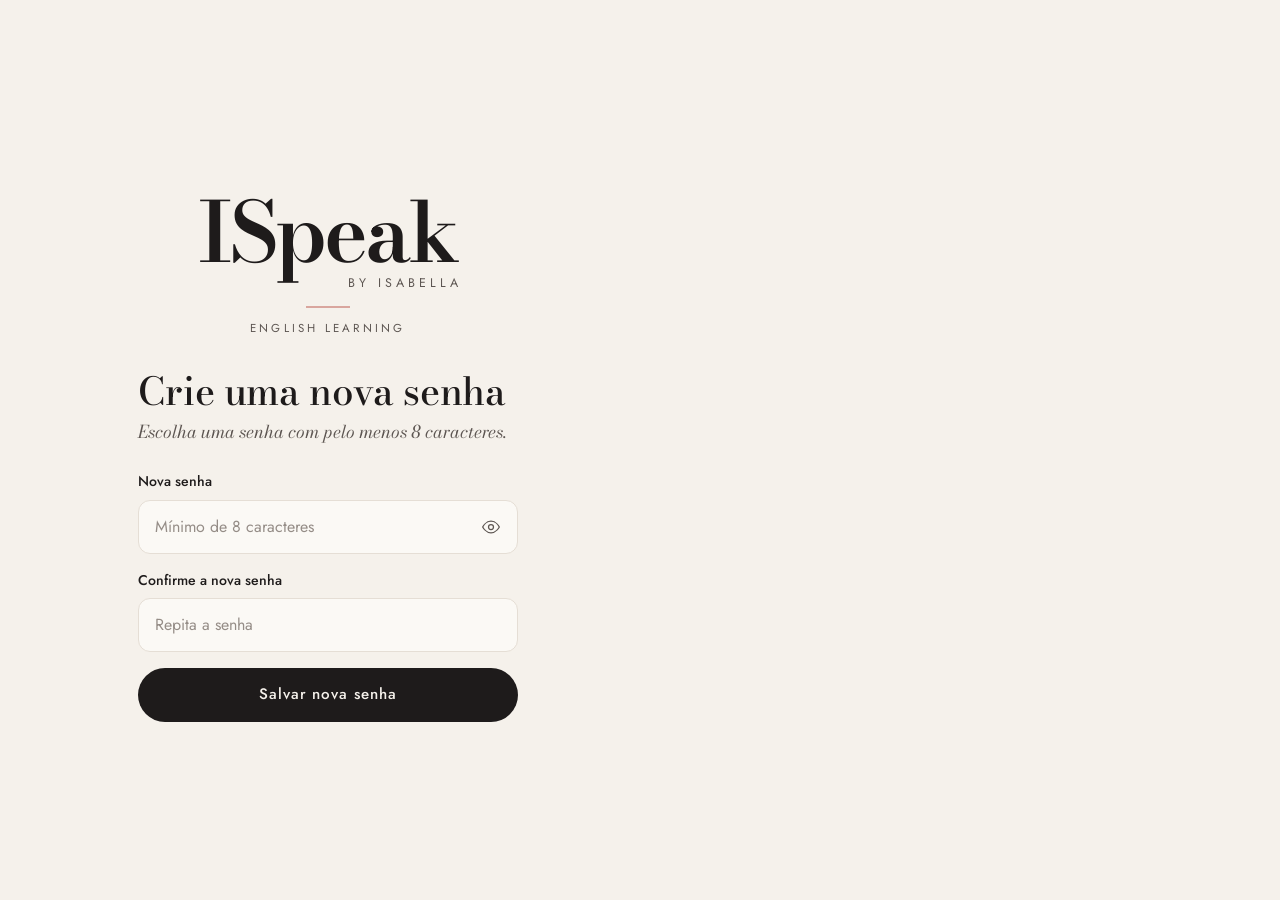
<file: redefinir-senha.html>
<!doctype html>
<html lang="pt-BR">
<head>
  <meta charset="utf-8">
  <meta name="viewport" content="width=device-width, initial-scale=1, viewport-fit=cover">
  <title>Nova senha · ISpeak</title>
  <meta name="description" content="ISpeak by Isabella — English learning. More confidence. More opportunities.">
  <meta name="theme-color" content="#f5f1eb">
  <link rel="manifest" href="manifest.webmanifest">
  <link rel="icon" href="assets/icons/icon-192.png">
  <link rel="apple-touch-icon" href="assets/icons/apple-touch-icon.png">
  <meta name="apple-mobile-web-app-capable" content="yes">
  <meta name="apple-mobile-web-app-title" content="ISpeak">
  <link rel="preload" href="assets/fonts/bodoni-moda-latin-500-normal.woff2" as="font" type="font/woff2" crossorigin>
  <link rel="stylesheet" href="assets/css/brand.css">
  <link rel="stylesheet" href="assets/css/app.css">
</head>
<body>
<div class="auth">
  <main class="auth-main" style="justify-content:center">
    <div class="auth-brand" style="display:flex">
      <span class="logo lg"><span class="logo-word">ISpeak</span><span class="logo-by">by Isabella</span></span>
      <hr class="rule">
      <span class="eyebrow">English learning</span>
    </div>
    <section class="view">
      <h1 class="auth-title">Crie uma nova senha</h1>
      <p class="auth-sub">Escolha uma senha com pelo menos 8 caracteres.</p>
      <form class="form" id="f-reset" novalidate>
        <div class="field">
          <label for="n-pass">Nova senha</label>
          <div class="input-wrap">
            <input class="input" id="n-pass" type="password" autocomplete="new-password" placeholder="Mínimo de 8 caracteres" minlength="8" required>
            <button class="peek" type="button" aria-label="Mostrar senha" data-peek="n-pass"><svg aria-hidden="true"><use href="assets/icons/sprite.svg#eye"/></svg></button>
          </div>
        </div>
        <div class="field">
          <label for="n-pass2">Confirme a nova senha</label>
          <input class="input" id="n-pass2" type="password" autocomplete="new-password" placeholder="Repita a senha" required>
        </div>
        <div class="alert" id="a-reset" role="alert"></div>
        <button class="btn btn-primary" type="submit">Salvar nova senha</button>
      </form>
    </section>
  </main>
</div>
<script type="module" src="assets/js/pages/redefinir.js"></script>
</body>
</html>
</file>
<file: assets/css/brand.css>
/* ============================================================
   ISpeak by Isabella — IDENTIDADE VISUAL
   Cores e fontes da marca. Para ajustar a marca, mexa só aqui.
   ============================================================ */

/* ---------- Fontes (hospedadas no próprio site) ---------- */
@font-face { font-family: "Bodoni Moda"; font-style: normal; font-weight: 400; font-display: swap; src: url("../fonts/bodoni-moda-latin-400-normal.woff2") format("woff2"); }
@font-face { font-family: "Bodoni Moda"; font-style: normal; font-weight: 500; font-display: swap; src: url("../fonts/bodoni-moda-latin-500-normal.woff2") format("woff2"); }
@font-face { font-family: "Bodoni Moda"; font-style: normal; font-weight: 600; font-display: swap; src: url("../fonts/bodoni-moda-latin-600-normal.woff2") format("woff2"); }
@font-face { font-family: "Bodoni Moda"; font-style: italic; font-weight: 400; font-display: swap; src: url("../fonts/bodoni-moda-latin-400-italic.woff2") format("woff2"); }
@font-face { font-family: "Bodoni Moda"; font-style: italic; font-weight: 500; font-display: swap; src: url("../fonts/bodoni-moda-latin-500-italic.woff2") format("woff2"); }
@font-face { font-family: "Jost"; font-style: normal; font-weight: 300; font-display: swap; src: url("../fonts/jost-latin-300-normal.woff2") format("woff2"); }
@font-face { font-family: "Jost"; font-style: normal; font-weight: 400; font-display: swap; src: url("../fonts/jost-latin-400-normal.woff2") format("woff2"); }
@font-face { font-family: "Jost"; font-style: normal; font-weight: 500; font-display: swap; src: url("../fonts/jost-latin-500-normal.woff2") format("woff2"); }

:root {
  /* Paleta da marca */
  --ink: #1e1b1b;        /* preto */
  --ivory: #f5f1eb;      /* marfim (fundo) */
  --blush: #ebc6c0;      /* rosa */
  --taupe: #a9a29a;      /* cinza quente */

  /* Variações de apoio */
  --ink-2: #5d5652;      /* texto secundário */
  --ink-3: #958d87;      /* texto suave / placeholders */
  --card: #fbf9f5;
  --line: #e5ded5;
  --blush-soft: #f6e5e1;
  --blush-deep: #d9a69e;
  --blush-ink: #9b4f45;  /* texto sobre rosa (contraste AA) */
  --taupe-soft: #ece7e0;
  --ok: #3f6b4f;
  --ok-bg: #e7efe8;
  --err: #a33a2f;
  --err-bg: #f8e6e3;

  /* Tipografia */
  --serif: "Bodoni Moda", "Didot", "Bodoni 72", Georgia, serif;
  --sans: "Jost", "Futura", system-ui, -apple-system, "Segoe UI", sans-serif;
  --track: .28em;        /* espaçamento das legendas em caixa-alta */

  /* Formas */
  --radius: 20px;
  --radius-sm: 12px;
  --shadow: 0 1px 2px rgba(30, 27, 27, .04), 0 10px 28px -16px rgba(30, 27, 27, .14);
}
</file>
<file: assets/css/app.css>
/* ============================================================
   ISpeak — estilos do site
   Cores e fontes vêm de brand.css (carregado antes deste).
   Índice:
     1. Base          5. Seção lateral (aula / agenda)
     2. Marca (logo)  6. Formulários e botões
     3. Layout        7. Login
     4. Cards de menu 8. Pré-cadastro    9. Avisos
     10. Homework (lista, editor, questões)
   ============================================================ */

/* ---------- 1. Base ---------- */
* { box-sizing: border-box; }
html { -webkit-text-size-adjust: 100%; background: var(--ivory); color-scheme: light; }
body {
  margin: 0; min-height: 100dvh; background: var(--ivory); color: var(--ink);
  font-family: var(--sans); font-size: 16px; line-height: 1.5; font-weight: 400;
  -webkit-font-smoothing: antialiased; overflow-x: hidden;
}
body.is-loading main { visibility: hidden; }
a { color: inherit; }
button, input, select, textarea { font: inherit; color: inherit; }
[hidden] { display: none !important; }
input[type=radio], input[type=checkbox] { accent-color: var(--ink); }
svg { display: block; }
h1, h2, h3 { font-family: var(--serif); font-weight: 500; letter-spacing: -.01em; margin: 0; }
code { font-size: .9em; }

.eyebrow { font-family: var(--sans); font-size: .72rem; font-weight: 400; letter-spacing: var(--track); text-transform: uppercase; color: var(--ink-2); }
.tagline { font-family: var(--serif); font-style: italic; color: var(--ink-2); }
.rule { width: 44px; height: 2px; background: var(--blush-deep); border: 0; margin: 18px 0; }

/* ---------- 2. Marca (logo) ---------- */
.logo { display: inline-flex; flex-direction: column; align-items: flex-end; text-decoration: none; line-height: 1; }
.logo-word { font-family: var(--serif); font-weight: 600; font-size: 1.55rem; letter-spacing: -.035em; }
.logo-by { font-size: .5rem; letter-spacing: .32em; text-transform: uppercase; margin-top: 2px; margin-right: -.32em; color: var(--ink-2); }
.logo.lg .logo-word { font-size: clamp(3.2rem, 15vw, 5.2rem); }
.logo.lg .logo-by { font-size: .78rem; margin-top: 4px; }

/* ---------- 3. Layout ---------- */
.shell { max-width: 1120px; margin: 0 auto; padding: 18px 20px 56px; }
.topbar { display: flex; align-items: center; justify-content: space-between; gap: 12px; padding: 6px 0 30px; }
.icon-btn {
  display: inline-flex; align-items: center; gap: 6px; border: 1px solid var(--line); background: var(--card);
  border-radius: 999px; padding: 8px 15px; font-size: .88rem; color: var(--ink-2); cursor: pointer;
}
.icon-btn:hover { color: var(--ink); border-color: var(--taupe); }
.icon-btn svg { width: 16px; height: 16px; }

.dash { display: grid; gap: 30px; }
.greet { margin-bottom: 26px; }
.hello { font-size: clamp(2.1rem, 8vw, 3rem); line-height: 1.05; }
.hello-sub { font-family: var(--serif); font-style: italic; color: var(--ink-2); font-size: clamp(1.1rem, 4.4vw, 1.35rem); margin: .4rem 0 0; }
.section-title { font-size: 1.6rem; }

.foot { margin-top: 56px; padding-top: 26px; border-top: 1px solid var(--line); text-align: center; display: grid; gap: 6px; justify-items: center; }
.foot .tagline { font-size: 1.05rem; }

/* ---------- 4. Cards de menu ---------- */
.tiles { display: grid; grid-template-columns: repeat(2, minmax(0, 1fr)); gap: 14px; }
.tile {
  background: var(--card); border: 1px solid var(--line); border-radius: var(--radius); box-shadow: var(--shadow);
  padding: 20px 18px 22px; text-decoration: none; display: flex; flex-direction: column; gap: 18px; min-height: 172px;
  transition: transform .18s ease, box-shadow .18s ease, border-color .18s ease;
}
.tile:hover { transform: translateY(-2px); border-color: var(--blush-deep); box-shadow: 0 2px 4px rgba(30,27,27,.04), 0 18px 34px -18px rgba(30,27,27,.25); }
.tile:active { transform: none; }
.tile:focus-visible, .row-card:focus-visible, .lesson:focus-visible { outline: 2px solid var(--ink); outline-offset: 3px; }
.tile-foot { margin-top: auto; display: flex; align-items: center; justify-content: space-between; gap: 8px; }
.tile-label { font-family: var(--serif); font-weight: 500; font-size: clamp(1.08rem, 4.6vw, 1.25rem); line-height: 1.15; min-width: 0; overflow-wrap: break-word; }
.tile-sub { display: block; font-family: var(--sans); font-size: .85rem; color: var(--ink-2); margin-top: 4px; }
.tile-sub:empty { display: none; }
.chev { width: 20px; height: 20px; flex: none; color: var(--ink); }
.tile.wide { grid-column: 1 / -1; flex-direction: row; align-items: center; min-height: 0; padding: 16px 20px; }
.tile.wide .tile-label { flex: 1; }

.bubble { width: 64px; height: 64px; border-radius: 50%; display: grid; place-items: center; flex: none; }
.bubble svg { width: 28px; height: 28px; stroke: var(--ink); color: var(--ink); }
.bubble.blush { background: var(--blush-soft); }
.bubble.taupe { background: var(--taupe-soft); }
.avatar {
  width: 64px; height: 64px; border-radius: 50%; flex: none; overflow: hidden; display: grid; place-items: center;
  background: linear-gradient(135deg, var(--blush), var(--taupe-soft)); font-family: var(--serif); font-weight: 500; font-size: 1.35rem;
}
.avatar img { width: 100%; height: 100%; object-fit: cover; }

/* ---------- 5. Seção lateral ---------- */
.side { border-top: 1px solid var(--line); padding-top: 28px; }
.side-head { display: flex; align-items: center; justify-content: space-between; margin-bottom: 16px; }
.link-more { color: var(--ink-2); text-decoration: none; font-size: .92rem; display: inline-flex; align-items: center; gap: 6px; }
.link-more .chev { width: 18px; height: 18px; color: var(--ink-2); }

.lesson { display: flex; align-items: stretch; background: var(--blush-soft); border-radius: var(--radius); padding: 22px 18px 22px 22px; text-decoration: none; }
.lesson-when { padding-right: 18px; border-right: 1px solid var(--blush-deep); display: flex; flex-direction: column; justify-content: center; min-width: 100px; }
.lesson-when small { color: var(--ink-2); font-size: .95rem; }
.lesson-when strong { font-family: var(--sans); font-size: 2.1rem; font-weight: 500; letter-spacing: -.02em; line-height: 1.1; }
.lesson-info { flex: 1; padding-left: 18px; display: flex; flex-direction: column; gap: 6px; min-width: 0; }
.lesson-info h3 { font-size: 1.25rem; }
.lesson-unit { color: var(--ink-2); font-size: .93rem; display: flex; align-items: center; gap: 8px; }
.lesson-unit svg { width: 20px; height: 20px; flex: none; }
.lesson .chev { align-self: center; }
.pill { align-self: flex-start; margin-top: 4px; background: var(--blush); color: var(--ink); font-size: .82rem; font-weight: 500; padding: 4px 14px; border-radius: 999px; }

.agenda { background: var(--blush-soft); border-radius: var(--radius); padding: 4px 18px; }
.row-card { display: flex; align-items: center; gap: 18px; padding: 18px 2px; text-decoration: none; border-radius: 10px; }
.row-card + .row-card { border-top: 1px solid var(--blush-deep); }
.row-card strong { font-family: var(--sans); font-size: 1.8rem; font-weight: 500; letter-spacing: -.02em; min-width: 88px; padding-right: 18px; border-right: 1px solid var(--blush-deep); }
.row-card span { flex: 1; color: var(--ink-2); min-width: 0; }

.empty { background: var(--card); border: 1px dashed var(--taupe); border-radius: var(--radius); padding: 26px 22px; color: var(--ink-2); text-align: center; }
.empty strong { display: block; color: var(--ink); font-family: var(--serif); font-weight: 500; font-size: 1.15rem; margin-bottom: 4px; }

/* ---------- 6. Formulários e botões ---------- */
.form { display: grid; gap: 16px; }
.field { display: grid; gap: 7px; align-content: start; }
.field label { font-size: .88rem; font-weight: 500; }
.input-wrap { position: relative; }
.input {
  width: 100%; height: 54px; border-radius: var(--radius-sm); border: 1px solid var(--line); background: var(--card);
  padding: 0 16px; font-size: 16px; outline: none; transition: border-color .15s, box-shadow .15s;
}
.input::placeholder { color: var(--ink-3); }
.input:focus { border-color: var(--ink); box-shadow: 0 0 0 4px var(--blush-soft); }
.input[readonly] { background: var(--taupe-soft); color: var(--ink-2); }
input[type="date"].input { appearance: none; -webkit-appearance: none; min-width: 0; }
select.input {
  appearance: none; -webkit-appearance: none; padding-right: 44px; background-repeat: no-repeat; background-position: right 14px center; background-size: 18px;
  background-image: url("data:image/svg+xml,%3Csvg xmlns='http://www.w3.org/2000/svg' viewBox='0 0 24 24' fill='none' stroke='%235d5652' stroke-width='2' stroke-linecap='round'%3E%3Cpath d='m6 9 6 6 6-6'/%3E%3C/svg%3E");
}
.input-wrap .input { padding-right: 52px; }
.peek { position: absolute; right: 6px; top: 50%; transform: translateY(-50%); width: 42px; height: 42px; border: 0; background: none; border-radius: 10px; cursor: pointer; color: var(--ink-2); display: grid; place-items: center; }
.peek svg { width: 20px; height: 20px; }

.btn {
  height: 54px; border: 0; border-radius: 999px; cursor: pointer; font-weight: 500; font-size: .95rem; letter-spacing: .06em;
  display: inline-flex; align-items: center; justify-content: center; gap: 8px; width: 100%; transition: transform .12s, background .15s, opacity .15s;
}
.btn:active { transform: scale(.985); }
.btn-primary { background: var(--ink); color: var(--ivory); }
.btn-primary:hover { background: #3a3535; }
.btn-soft { background: var(--blush-soft); color: var(--ink); }
.btn-soft:hover { background: var(--blush); }
.btn[disabled] { opacity: .6; cursor: progress; }
.spin { width: 18px; height: 18px; border-radius: 50%; border: 2px solid currentColor; border-right-color: transparent; animation: spin .7s linear infinite; }
@keyframes spin { to { transform: rotate(360deg); } }

.row-end { display: flex; justify-content: flex-end; }
.text-link { background: none; border: 0; padding: 4px 0; color: var(--ink-2); font-size: .9rem; cursor: pointer; text-decoration: underline; text-underline-offset: 4px; text-decoration-color: var(--blush-deep); }
.text-link:hover { color: var(--ink); }
.back { display: flex; width: fit-content; align-items: center; gap: 6px; background: none; border: 0; color: var(--ink-2); cursor: pointer; padding: 6px 0; margin-bottom: 16px; font-size: .92rem; text-decoration: none; }
.back svg { width: 18px; height: 18px; }

.alert { border-radius: var(--radius-sm); padding: 12px 14px; font-size: .9rem; display: none; }
.alert.show { display: block; }
.alert.err { background: var(--err-bg); color: var(--err); }
.alert.ok { background: var(--ok-bg); color: var(--ok); }
.alert.info { background: var(--taupe-soft); color: var(--ink-2); }

/* ---------- 7. Login ---------- */
.auth { min-height: 100dvh; display: grid; }
.auth-art { display: none; }
.auth-main { display: flex; flex-direction: column; padding: 36px 22px 48px; max-width: 460px; width: 100%; margin: 0 auto; }
.auth-brand { display: flex; flex-direction: column; align-items: center; text-align: center; margin: 12px 0 34px; }
.auth-brand .rule { margin: 16px auto 12px; }
.auth-title { font-size: clamp(1.9rem, 7.5vw, 2.4rem); line-height: 1.08; }
.auth-sub { font-family: var(--serif); font-style: italic; color: var(--ink-2); font-size: 1.1rem; margin: .4rem 0 26px; }

.divider { display: flex; align-items: center; gap: 12px; color: var(--ink-3); font-size: .78rem; letter-spacing: var(--track); text-transform: uppercase; margin: 28px 0 14px; }
.divider::before, .divider::after { content: ""; flex: 1; height: 1px; background: var(--line); }

.first-access {
  display: flex; align-items: center; gap: 14px; width: 100%; text-align: left; background: var(--card);
  border: 1px solid var(--line); border-radius: var(--radius); padding: 16px 18px; box-shadow: var(--shadow); cursor: pointer;
}
.first-access:hover { border-color: var(--blush-deep); }
.first-access .bubble { width: 48px; height: 48px; }
.first-access .bubble svg { width: 22px; height: 22px; }
.first-access b { display: block; font-family: var(--serif); font-size: 1.12rem; font-weight: 500; }
.first-access small { color: var(--ink-2); font-size: .86rem; }
.first-access .chev { margin-left: auto; }

.steps { display: flex; gap: 8px; margin-bottom: 18px; }
.steps i { height: 3px; flex: 1; border-radius: 99px; background: var(--line); }
.steps i.on { background: var(--ink); }
.step-label { margin-bottom: 8px; }

.demo-box { margin-top: 22px; background: var(--blush-soft); border: 1px dashed var(--blush-deep); border-radius: var(--radius); padding: 16px; display: grid; gap: 10px; }
.demo-box p { margin: 0; font-size: .88rem; color: var(--blush-ink); }
.demo-box .btns { display: grid; grid-template-columns: 1fr 1fr; gap: 10px; }
.demo-box .btn { height: 46px; font-size: .88rem; background: var(--card); }

.success-mark { width: 72px; height: 72px; border-radius: 50%; background: var(--blush-soft); display: grid; place-items: center; margin-bottom: 18px; }
.success-mark svg { width: 32px; height: 32px; }

.view { animation: fade .25s ease; }
.view[hidden] { display: none; }
@keyframes fade { from { opacity: 0; transform: translateY(6px); } to { opacity: 1; transform: none; } }

@media (min-width: 960px) {
  .auth { grid-template-columns: 1.05fr 1fr; }
  .auth-art {
    display: flex; flex-direction: column; justify-content: space-between; align-items: center; text-align: center;
    background: var(--blush-soft); padding: 56px; border-right: 1px solid var(--line);
  }
  .auth-art .center { margin: auto 0; display: flex; flex-direction: column; align-items: center; }
  .auth-art .rule { margin: 26px auto 16px; }
  .auth-art .tagline { font-size: 1.35rem; margin: 18px 0 0; }
  .auth-art .quote { font-family: var(--serif); font-style: italic; font-size: 1.15rem; color: var(--ink-2); border-left: 2px solid var(--blush-deep); padding-left: 16px; text-align: left; align-self: flex-start; }
  .auth-main { justify-content: center; padding: 48px 40px; }
  .auth-main .auth-brand { display: none; }
}

/* ---------- 8. Pré-cadastro ---------- */
.page-head { margin-bottom: 26px; }
.page-title { font-size: clamp(1.9rem, 7vw, 2.5rem); line-height: 1.1; }
.panel { background: var(--card); border: 1px solid var(--line); border-radius: var(--radius); box-shadow: var(--shadow); padding: 22px 20px; }
.panel h2 { font-size: 1.35rem; margin-bottom: 4px; }
.panel .lead { color: var(--ink-2); font-size: .9rem; margin: 0 0 18px; }
.form-grid { display: grid; gap: 14px; }

.list-head { display: flex; align-items: center; justify-content: space-between; gap: 12px; margin-bottom: 14px; flex-wrap: wrap; }
.list-head h2 { font-size: 1.45rem; }
.chips { display: flex; gap: 6px; flex-wrap: wrap; }
.chip { border: 1px solid var(--line); background: var(--card); color: var(--ink-2); border-radius: 999px; padding: 7px 13px; font-size: .84rem; cursor: pointer; }
.chip[aria-pressed="true"] { background: var(--ink); color: var(--ivory); border-color: var(--ink); }
.search { margin-bottom: 12px; }

.invites { display: grid; gap: 10px; }
.invite { display: flex; align-items: center; gap: 14px; background: var(--card); border: 1px solid var(--line); border-radius: var(--radius-sm); padding: 14px 14px 14px 16px; }
.invite .dot { width: 42px; height: 42px; border-radius: 50%; flex: none; display: grid; place-items: center; font-family: var(--serif); font-weight: 500; background: var(--taupe-soft); }
.invite.pending .dot { background: var(--blush-soft); }
.invite-main { flex: 1; min-width: 0; }
.invite-main b { display: block; font-weight: 500; overflow: hidden; text-overflow: ellipsis; white-space: nowrap; }
.invite-main small { color: var(--ink-2); font-size: .84rem; }
.status { font-size: .76rem; font-weight: 500; padding: 4px 10px; border-radius: 999px; white-space: nowrap; }
.status.pending { background: var(--blush-soft); color: var(--blush-ink); }
.status.active { background: var(--ok-bg); color: var(--ok); }
.del { width: 38px; height: 38px; border: 0; background: none; border-radius: 10px; color: var(--ink-3); cursor: pointer; display: grid; place-items: center; flex: none; }
.del:hover { background: var(--err-bg); color: var(--err); }
.del svg { width: 18px; height: 18px; }
.count { color: var(--ink-3); font-size: .84rem; margin-top: 12px; text-align: center; }

@media (max-width: 520px) {
  .invite { display: grid; grid-template-columns: 42px minmax(0, 1fr) auto; column-gap: 12px; row-gap: 8px; }
  .invite .dot { grid-row: 1 / span 2; }
  .invite-main { grid-column: 2; grid-row: 1; }
  .invite .status { grid-column: 2; grid-row: 2; justify-self: start; }
  .invite .del { grid-column: 3; grid-row: 1 / span 2; }
}

/* ---------- 8b. Perfil ---------- */
.profile { display: grid; gap: 20px; }
.profile-card { display: flex; flex-direction: column; align-items: center; text-align: center; }
.profile-card .rule { margin: 16px auto; }
.profile-photo { position: relative; margin-bottom: 18px; }
.avatar.xl { width: 136px; height: 136px; font-size: 2.6rem; border: 4px solid var(--card); box-shadow: 0 0 0 1px var(--blush-deep); }
.photo-busy { position: absolute; inset: 0; border-radius: 50%; background: rgba(245,241,235,.75); display: grid; place-items: center; }
.photo-busy[hidden] { display: none; }
.photo-badge {
  position: absolute; right: 2px; bottom: 6px; width: 44px; height: 44px; border-radius: 50%;
  border: 3px solid var(--card); background: var(--ink); color: var(--ivory); display: grid; place-items: center;
  cursor: pointer; box-shadow: 0 6px 14px -6px rgba(30,27,27,.5); transition: transform .15s, background .15s;
}
.photo-badge:hover { background: #3a3535; transform: scale(1.05); }
.photo-badge:focus-visible { outline: 2px solid var(--ink); outline-offset: 2px; }
.photo-badge svg { width: 20px; height: 20px; }
.photo-menu {
  position: absolute; top: calc(100% - 4px); left: 50%; transform: translateX(-50%); z-index: 10; min-width: 220px;
  background: var(--card); border: 1px solid var(--line); border-radius: var(--radius-sm); padding: 6px;
  box-shadow: 0 18px 40px -16px rgba(30,27,27,.35); display: grid; text-align: left; animation: fade .15s ease;
}
.photo-menu button { display: flex; align-items: center; gap: 10px; border: 0; background: none; padding: 12px 12px; border-radius: 9px; font-size: .92rem; cursor: pointer; }
.photo-menu button:hover, .photo-menu button:focus-visible { background: var(--blush-soft); outline: none; }
.photo-menu button.danger { color: var(--err); }
.photo-menu button.danger:hover { background: var(--err-bg); }
.photo-menu svg { width: 18px; height: 18px; }
.btn.sm { height: 44px; font-size: .86rem; letter-spacing: .03em; }
.btn svg { width: 18px; height: 18px; }
.profile-name { font-size: 1.7rem; margin-top: 4px; line-height: 1.15; }
.profile-card .eyebrow { margin-top: 6px; }
.facts { margin: 0; display: grid; grid-template-columns: repeat(auto-fit, minmax(120px, 1fr)); gap: 12px; width: 100%; }
.facts div { background: var(--blush-soft); border-radius: var(--radius-sm); padding: 12px 10px; }
.facts dt { font-size: .7rem; letter-spacing: .2em; text-transform: uppercase; color: var(--ink-2); }
.facts dd { margin: 4px 0 0; font-family: var(--serif); font-size: 1.1rem; }
.field-row { display: grid; gap: 16px; }
.hint { font-size: .8rem; color: var(--ink-3); }
.lock { position: absolute; right: 16px; top: 50%; transform: translateY(-50%); color: var(--ink-3); pointer-events: none; }
.lock svg { width: 18px; height: 18px; }

.cam { border: 0; padding: 0; border-radius: var(--radius); background: var(--card); width: min(520px, calc(100% - 32px)); box-shadow: 0 30px 80px -20px rgba(30,27,27,.45); }
.cam::backdrop { background: rgba(30, 27, 27, .55); }
.cam-box { padding: 18px; display: grid; gap: 14px; }
.cam video { width: 100%; aspect-ratio: 1; object-fit: cover; border-radius: var(--radius-sm); background: var(--taupe-soft); transform: scaleX(-1); }
.cam-msg { margin: 0; font-size: .88rem; color: var(--ink-2); text-align: center; }
.cam-msg:empty { display: none; }
.cam-actions { display: grid; grid-template-columns: 1fr 1fr; gap: 10px; }

/* ---------- Telas maiores ---------- */
@media (min-width: 760px) {
  .shell { padding: 28px 40px 64px; }
  .tiles { gap: 18px; }
  .tile { min-height: 190px; padding: 24px 22px 26px; }
  .form-grid { grid-template-columns: 1.4fr 1fr 1fr; align-items: end; }
  .form-grid .btn, .form-grid .alert { grid-column: 1 / -1; }
  .form-grid .btn { width: auto; justify-self: start; padding: 0 34px; }
  .panel { padding: 28px; }
  .field-row { grid-template-columns: 1fr 1fr; }
}
@media (min-width: 1000px) {
  .dash { grid-template-columns: minmax(0, 1.35fr) minmax(0, 1fr); gap: 52px; align-items: start; }
  .side { border-top: 0; padding-top: 0; position: sticky; top: 28px; }
  .two-col { display: grid; grid-template-columns: minmax(0, 1fr) minmax(0, 1.2fr); gap: 40px; align-items: start; }
  .two-col .panel { position: sticky; top: 28px; }
  .two-col .form-grid { grid-template-columns: 1fr 1fr; }
  .two-col .form-grid .field:first-child { grid-column: 1 / -1; }
  .profile { grid-template-columns: minmax(0, .8fr) minmax(0, 1.2fr); gap: 32px; align-items: start; }
  .profile-card { position: sticky; top: 28px; padding: 32px 28px; }
  #f-profile .btn { width: auto; justify-self: start; padding: 0 34px; }
}
.two-col > * + * { margin-top: 32px; }
@media (min-width: 1000px) { .two-col > * + * { margin-top: 0; } }

/* ============================================================
   10. HOMEWORK — lista, editor, questões
   ============================================================ */
.textarea { height: auto; min-height: 54px; padding: 14px 16px; line-height: 1.5; resize: vertical; }
.opt-label { color: var(--ink-3); font-weight: 400; }
.count-badge { display: inline-grid; place-items: center; min-width: 28px; height: 28px; padding: 0 8px; border-radius: 99px; background: var(--blush-soft); font-family: var(--sans); font-size: .85rem; font-weight: 500; vertical-align: middle; margin-left: 6px; }

.page-head.with-action { display: flex; align-items: flex-end; justify-content: space-between; gap: 16px; flex-wrap: wrap; }
.btn-new { width: auto; padding: 0 26px; text-decoration: none; }
.btn svg { width: 18px; height: 18px; flex: none; }

.toolbar { display: grid; gap: 12px; margin-bottom: 18px; }
.toolbar-row { display: grid; gap: 10px; }
.filters { margin-bottom: 20px; padding: 18px 20px; }

/* Cartões da lista */
.hw-list { display: grid; gap: 12px; }
.hw-card { background: var(--card); border: 1px solid var(--line); border-radius: var(--radius); box-shadow: var(--shadow); padding: 18px 18px 14px; display: grid; gap: 10px; }
a.hw-card { text-decoration: none; grid-template-columns: minmax(0, 1fr) auto; align-items: center; transition: border-color .15s, transform .15s; }
a.hw-card:hover { border-color: var(--blush-deep); transform: translateY(-1px); }
.hw-top { display: flex; align-items: flex-start; justify-content: space-between; gap: 10px; }
.hw-title { font-family: var(--serif); font-weight: 500; font-size: 1.2rem; line-height: 1.2; }
.hw-meta { color: var(--ink-2); font-size: .86rem; display: flex; flex-wrap: wrap; gap: 4px 10px; }
.hw-meta span + span::before { content: "·"; margin-right: 10px; color: var(--ink-3); }
.hw-actions { display: flex; gap: 6px; flex-wrap: wrap; border-top: 1px solid var(--line); padding-top: 10px; }
.act { display: inline-flex; align-items: center; gap: 6px; border: 0; background: none; color: var(--ink-2); font-size: .85rem; padding: 7px 10px; border-radius: 10px; cursor: pointer; text-decoration: none; }
.act:hover { background: var(--taupe-soft); color: var(--ink); }
.act.danger:hover { background: var(--err-bg); color: var(--err); }
.act svg { width: 16px; height: 16px; }
.act.primary { color: var(--ink); font-weight: 500; }
.tag { font-size: .74rem; font-weight: 500; padding: 4px 10px; border-radius: 999px; white-space: nowrap; background: var(--taupe-soft); color: var(--ink-2); }
.tag.pub { background: var(--ok-bg); color: var(--ok); }
.tag.done { background: var(--blush); color: var(--ink); }
.tag.new { background: var(--blush-soft); color: var(--blush-ink); }

/* Editor */
.editor { padding-bottom: 120px; }
.editor .panel + .list-head { margin-top: 30px; }
.q-list-head h2 { font-size: 1.45rem; }
.q-editor-list { display: grid; gap: 14px; }
.qe { background: var(--card); border: 1px solid var(--line); border-radius: var(--radius); box-shadow: var(--shadow); overflow: hidden; }
.qe.has-error { border-color: var(--err); }
.qe-head { display: flex; align-items: center; gap: 10px; padding: 12px 12px 12px 16px; background: var(--taupe-soft); }
.qe-num { font-family: var(--serif); font-size: 1.15rem; min-width: 22px; }
.qe-type { display: inline-flex; align-items: center; gap: 6px; font-size: .86rem; font-weight: 500; flex: 1; min-width: 0; }
.qe-type svg { width: 18px; height: 18px; }
.qe-tools { display: flex; gap: 2px; }
.tool { width: 34px; height: 34px; border: 0; background: none; border-radius: 9px; display: grid; place-items: center; color: var(--ink-2); cursor: pointer; }
.tool:hover:not(:disabled) { background: var(--card); color: var(--ink); }
.tool:disabled { opacity: .3; cursor: default; }
.tool.danger:hover { color: var(--err); background: var(--err-bg); }
.tool svg { width: 18px; height: 18px; }
.qe-body { padding: 18px 16px 20px; display: grid; gap: 16px; }
.qe-error { background: var(--err-bg); color: var(--err); font-size: .86rem; padding: 10px 12px; border-radius: var(--radius-sm); }
.hint { font-size: .8rem; color: var(--ink-3); }
.hint code { background: var(--taupe-soft); padding: 1px 6px; border-radius: 6px; color: var(--ink); }

.rows { display: grid; gap: 8px; }
.row-edit { display: flex; align-items: center; gap: 8px; }
.row-edit .input { height: 48px; }
.row-edit .pair-sep { color: var(--ink-3); flex: none; }
.radio-pick { position: relative; flex: none; width: 40px; height: 40px; display: grid; place-items: center; cursor: pointer; border-radius: 50%; }
.radio-pick input { position: absolute; opacity: 0; inset: 0; cursor: pointer; }
.radio-pick span { width: 22px; height: 22px; border-radius: 50%; border: 1.5px solid var(--taupe); display: grid; place-items: center; }
.radio-pick input:checked + span { background: var(--ok); border-color: var(--ok); }
.radio-pick input:checked + span::after { content: ""; width: 8px; height: 8px; border-radius: 50%; background: #fff; }
.radio-pick input:focus-visible + span { outline: 2px solid var(--ink); outline-offset: 2px; }
.add-row { justify-self: start; border: 0; background: none; color: var(--ink-2); font-size: .88rem; cursor: pointer; display: inline-flex; align-items: center; gap: 6px; padding: 6px 2px; }
.add-row:hover { color: var(--ink); }
.add-row svg { width: 16px; height: 16px; }
.seg { display: inline-flex; background: var(--taupe-soft); border-radius: 999px; padding: 4px; gap: 4px; }
.seg label { position: relative; }
.seg input { position: absolute; opacity: 0; }
.seg span { display: block; padding: 9px 20px; border-radius: 999px; font-size: .9rem; cursor: pointer; }
.seg input:checked + span { background: var(--ink); color: var(--ivory); }

.img-slots { display: grid; grid-template-columns: repeat(2, minmax(0, 1fr)); gap: 10px; }
.img-slot { border: 1px dashed var(--taupe); border-radius: var(--radius-sm); padding: 8px; display: grid; gap: 8px; background: var(--ivory); position: relative; }
.img-slot.is-right { border: 2px solid var(--ok); }
.img-drop { aspect-ratio: 4 / 3; border-radius: 9px; border: 0; background: var(--taupe-soft); display: grid; place-items: center; cursor: pointer; overflow: hidden; color: var(--ink-2); font-size: .82rem; padding: 0; }
.img-drop img { width: 100%; height: 100%; object-fit: cover; }
.img-drop span { display: grid; justify-items: center; gap: 4px; }
.img-drop svg { width: 22px; height: 22px; }
.img-slot .input { height: 40px; font-size: .9rem; padding: 0 10px; }
.img-slot-foot { display: flex; align-items: center; justify-content: space-between; }
.img-slot-foot input { accent-color: var(--ok); }
.img-slot-foot label { display: inline-flex; align-items: center; gap: 4px; font-size: .82rem; color: var(--ink-2); cursor: pointer; }
.support-img { display: flex; align-items: center; gap: 12px; flex-wrap: wrap; }
.support-img img { width: 96px; height: 72px; object-fit: cover; border-radius: 9px; }

.add-q {
  margin-top: 14px; width: 100%; height: 64px; border: 1.5px dashed var(--blush-deep); border-radius: var(--radius);
  background: transparent; color: var(--ink); font-size: .98rem; font-weight: 500; cursor: pointer;
  display: inline-flex; align-items: center; justify-content: center; gap: 8px;
}
.add-q:hover { background: var(--blush-soft); }
.add-q svg { width: 20px; height: 20px; }
.q-empty { text-align: center; color: var(--ink-2); padding: 30px 16px; border-radius: var(--radius); background: var(--card); border: 1px solid var(--line); }
.q-empty b { display: block; font-family: var(--serif); font-weight: 500; font-size: 1.15rem; color: var(--ink); margin-bottom: 4px; }

/* Barra fixa de salvar/enviar */
.savebar {
  position: fixed; left: 0; right: 0; bottom: 0; z-index: 20; display: flex; align-items: center; justify-content: space-between; gap: 10px;
  padding: 12px max(16px, env(safe-area-inset-left)) calc(12px + env(safe-area-inset-bottom));
  background: rgba(251, 249, 245, .94); backdrop-filter: blur(10px); -webkit-backdrop-filter: blur(10px); border-top: 1px solid var(--line);
}
.savebar-status { font-size: .84rem; color: var(--ink-2); min-width: 0; overflow: hidden; text-overflow: ellipsis; white-space: nowrap; }
.savebar-actions { display: flex; gap: 8px; }
.savebar .btn { width: auto; height: 46px; padding: 0 18px; font-size: .88rem; }
.doing { padding-bottom: 120px; }

/* Janelas (tipo de questão / prévia) */
.sheet { border: 0; padding: 0; background: var(--ivory); color: var(--ink); width: min(560px, 100%); max-height: min(88dvh, 900px); border-radius: var(--radius); box-shadow: 0 30px 80px -20px rgba(30,27,27,.45); }
.sheet.wide { width: min(760px, 100%); }
.sheet::backdrop { background: rgba(30, 27, 27, .5); }
.sheet[open] { display: flex; flex-direction: column; }
.sheet-head { display: flex; align-items: flex-start; justify-content: space-between; gap: 12px; padding: 20px 20px 12px; }
.sheet-head h2 { font-size: 1.4rem; }
.icon-x { width: 40px; height: 40px; border: 0; border-radius: 50%; background: var(--taupe-soft); display: grid; place-items: center; cursor: pointer; flex: none; }
.icon-x svg { width: 18px; height: 18px; }
.type-grid { display: grid; grid-template-columns: repeat(2, minmax(0, 1fr)); gap: 10px; padding: 4px 20px 22px; overflow: auto; }
.type-card { text-align: left; border: 1px solid var(--line); background: var(--card); border-radius: var(--radius-sm); padding: 14px; cursor: pointer; display: grid; gap: 6px; }
.type-card:hover { border-color: var(--blush-deep); background: #fff; }
.type-card .bubble { width: 40px; height: 40px; }
.type-card .bubble svg { width: 20px; height: 20px; }
.type-card b { font-family: var(--serif); font-weight: 500; font-size: 1.02rem; }
.type-card small { color: var(--ink-2); font-size: .8rem; line-height: 1.35; }
.pv-body { padding: 4px 20px 20px; overflow: auto; display: grid; gap: 14px; }
.sheet-foot { display: flex; align-items: center; justify-content: space-between; gap: 12px; padding: 14px 20px calc(14px + env(safe-area-inset-bottom)); border-top: 1px solid var(--line); background: var(--card); }
.sheet-foot .btn { width: auto; padding: 0 22px; height: 46px; }

@media (max-width: 640px) {
  .sheet, .sheet.wide { width: 100%; max-width: 100%; max-height: 92dvh; margin: auto 0 0; border-radius: var(--radius) var(--radius) 0 0; }
  .savebar .btn span { display: none; }
  .savebar #btn-preview { padding: 0 14px; }
}

/* ---------- Questões (aluno e prévia) ---------- */
.q-list { display: grid; gap: 14px; }
.q { background: var(--card); border: 1px solid var(--line); border-radius: var(--radius); box-shadow: var(--shadow); padding: 20px 18px; display: grid; gap: 14px; }
.q-head { display: flex; align-items: center; justify-content: space-between; gap: 10px; }
.q-type { font-size: .78rem; color: var(--ink-3); }
.q-title { font-size: 1.22rem; line-height: 1.3; }
.q-img { width: 100%; max-height: 320px; object-fit: contain; border-radius: var(--radius-sm); background: var(--taupe-soft); }

.opts { display: grid; gap: 8px; }
.opts.vf { grid-template-columns: 1fr 1fr; }
.opt { position: relative; display: flex; align-items: center; gap: 12px; padding: 14px 16px; border: 1px solid var(--line); border-radius: var(--radius-sm); background: var(--ivory); cursor: pointer; transition: border-color .15s, background .15s; }
.opt input { position: absolute; opacity: 0; }
.opt-mark { width: 22px; height: 22px; border-radius: 50%; border: 1.5px solid var(--taupe); flex: none; display: grid; place-items: center; }
.opt:has(input:checked) { border-color: var(--ink); background: var(--blush-soft); }
.opt input:checked + .opt-mark { border-color: var(--ink); background: var(--ink); }
.opt input:checked + .opt-mark::after { content: ""; width: 8px; height: 8px; border-radius: 50%; background: var(--ivory); }
.opt input:focus-visible + .opt-mark { outline: 2px solid var(--ink); outline-offset: 2px; }
.opt-text { flex: 1; }
.opt.right { border-color: var(--ok) !important; background: var(--ok-bg) !important; }
.opt.wrong { border-color: var(--err) !important; background: var(--err-bg) !important; }

.figs { display: grid; grid-template-columns: repeat(2, minmax(0, 1fr)); gap: 10px; }
.fig { position: relative; border: 2px solid var(--line); border-radius: var(--radius-sm); overflow: hidden; cursor: pointer; background: var(--ivory); display: grid; }
.fig input { position: absolute; opacity: 0; }
.fig img { width: 100%; aspect-ratio: 4 / 3; object-fit: cover; display: block; }
.fig-cap { padding: 8px 10px; font-size: .88rem; text-align: center; }
.fig-check { position: absolute; top: 8px; right: 8px; width: 28px; height: 28px; border-radius: 50%; background: var(--ink); color: var(--ivory); display: none; place-items: center; }
.fig-check svg { width: 16px; height: 16px; }
.fig:has(input:checked) { border-color: var(--ink); }
.fig:has(input:checked) .fig-check { display: grid; }
.fig:has(input:focus-visible) { outline: 2px solid var(--ink); outline-offset: 2px; }
.fig.right { border-color: var(--ok); } .fig.right .fig-check { display: grid; background: var(--ok); }
.fig.wrong { border-color: var(--err); } .fig.wrong .fig-check { background: var(--err); }

.cloze { font-family: var(--serif); font-size: 1.2rem; line-height: 2.3; margin: 0; }
.gap { display: inline-flex; flex-direction: column; vertical-align: baseline; }
.gap-input { font-family: var(--sans); font-size: 16px; width: 9.5em; max-width: 60vw; height: 38px; border: 0; border-bottom: 2px solid var(--blush-deep); background: var(--blush-soft); border-radius: 8px 8px 0 0; padding: 0 10px; text-align: center; outline: none; }
.gap-input:focus { border-bottom-color: var(--ink); background: #fff; }
.gap-input.right { border-bottom-color: var(--ok); background: var(--ok-bg); }
.gap-input.wrong { border-bottom-color: var(--err); background: var(--err-bg); }
.gap-fix { font-family: var(--sans); font-size: .8rem; color: var(--ok); line-height: 1.3; text-align: center; }

.match { display: grid; gap: 10px; }
.match-row { display: grid; grid-template-columns: minmax(0, .8fr) minmax(0, 1.2fr); align-items: center; gap: 10px; }
.match-a { font-family: var(--serif); font-size: 1.1rem; }
.match-b { height: 48px; }
.match-b.right { border-color: var(--ok); background-color: var(--ok-bg); }
.match-b.wrong { border-color: var(--err); background-color: var(--err-bg); }
.match-fix { grid-column: 2; font-size: .82rem; color: var(--ok); display: inline-flex; gap: 4px; align-items: center; }
.match-fix svg { width: 14px; height: 14px; }

.order { display: grid; gap: 12px; }
.order-line { min-height: 58px; border: 1.5px dashed var(--taupe); border-radius: var(--radius-sm); padding: 8px; display: flex; flex-wrap: wrap; gap: 8px; align-items: center; background: var(--ivory); }
.order-ph { color: var(--ink-3); font-size: .88rem; padding: 0 6px; }
.order-ph[hidden] { display: none; }
.order-bank { display: flex; flex-wrap: wrap; gap: 8px; }
.chip-word { border: 1px solid var(--line); background: var(--card); border-radius: 10px; padding: 9px 14px; font-size: 1rem; cursor: pointer; box-shadow: 0 1px 0 var(--line); }
.order-line .chip-word { background: var(--blush-soft); border-color: var(--blush-deep); }
.chip-word:disabled { cursor: default; }

.q-feedback { border-radius: var(--radius-sm); padding: 12px 14px; display: grid; gap: 2px; font-size: .92rem; }
.q-feedback[hidden] { display: none; }
.q.is-ok { border-color: var(--ok); } .q.is-ok .q-feedback { background: var(--ok-bg); color: var(--ok); }
.q.is-bad { border-color: var(--err); } .q.is-bad .q-feedback { background: var(--err-bg); color: var(--err); }
.q.is-part { border-color: var(--blush-deep); } .q.is-part .q-feedback { background: var(--blush-soft); color: var(--blush-ink); }
.q.is-wait .q-feedback { background: var(--taupe-soft); color: var(--ink-2); }
.q-feedback span { color: var(--ink); }

/* Resultado */
.result { background: var(--ink); color: var(--ivory); border-radius: var(--radius); padding: 26px 22px; margin-bottom: 18px; display: grid; gap: 6px; justify-items: center; text-align: center; }
.result .eyebrow { color: var(--blush); }
.result-score { font-family: var(--serif); font-size: 4rem; line-height: 1; }
.result-score small { font-size: 1.4rem; opacity: .6; }
.result p { margin: 4px 0 10px; font-family: var(--serif); font-style: italic; font-size: 1.1rem; color: #e9e3dc; }
.result .btn { width: auto; padding: 0 26px; background: var(--blush); color: var(--ink); }
.last-try { background: var(--blush-soft); border-radius: var(--radius-sm); padding: 12px 14px; font-size: .9rem; margin-bottom: 14px; }

@media (min-width: 760px) {
  .toolbar { grid-template-columns: 1fr auto; align-items: center; }
  .toolbar-row { grid-template-columns: 220px 240px; }
  .hw-list.grid { grid-template-columns: repeat(2, minmax(0, 1fr)); }
  .figs { grid-template-columns: repeat(3, minmax(0, 1fr)); }
  .img-slots { grid-template-columns: repeat(3, minmax(0, 1fr)); }
  .type-grid { grid-template-columns: repeat(2, minmax(0, 1fr)); }
  .savebar { padding-left: max(40px, calc((100% - 1040px) / 2)); padding-right: max(40px, calc((100% - 1040px) / 2)); }
  .q { padding: 24px 24px; }
}
@media (min-width: 1000px) {
  .editor, .doing { max-width: 880px; }
}

/* ---------- 9. Avisos (toast) ---------- */
.toast {
  position: fixed; left: 50%; bottom: calc(24px + env(safe-area-inset-bottom)); transform: translate(-50%, 20px);
  background: var(--ink); color: var(--ivory); padding: 12px 18px; border-radius: 999px; font-size: .9rem;
  opacity: 0; pointer-events: none; transition: .25s ease; z-index: 50; max-width: calc(100% - 32px); text-align: center;
}
.toast.show { opacity: 1; transform: translate(-50%, 0); }

@media (prefers-reduced-motion: reduce) {
  *, *::before, *::after { animation: none !important; transition: none !important; }
}
body:has(.savebar) .toast { bottom: calc(88px + env(safe-area-inset-bottom)); }
.savebar[hidden] { display: none; }
</file>
